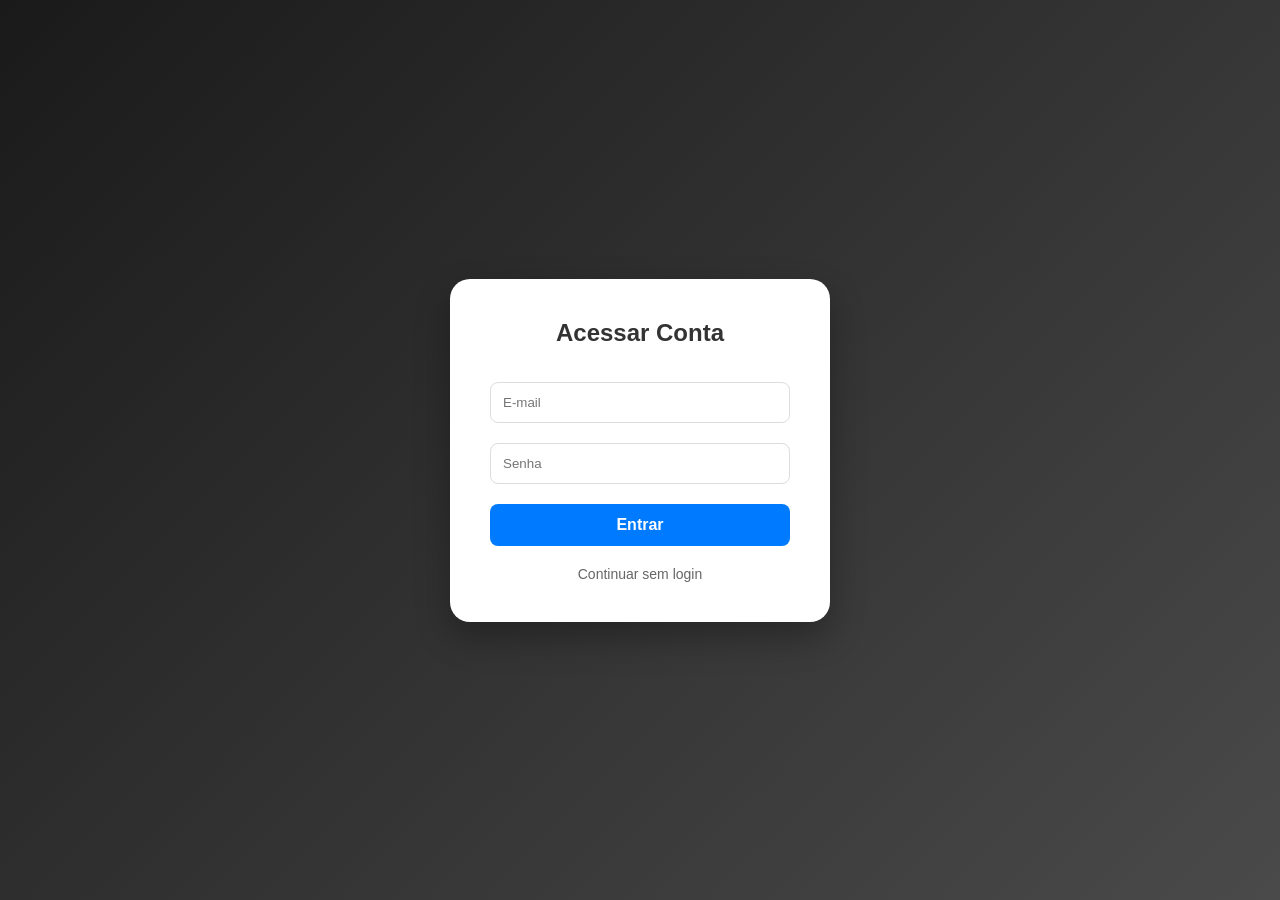
<file: projeto_vendas/index.html>
<!DOCTYPE html>
<html lang="pt-br">
<head>
    <meta charset="UTF-8">
    <link rel="stylesheet" href="login.css">
    <title>Login - LojaXP</title>
</head>
<body>
    <div class="login-container">
        <h2>Acessar Conta</h2>
        <form action="home.html">
            <input type="email" placeholder="E-mail" required>
            <input type="password" placeholder="Senha" required>
            <button type="submit">Entrar</button>
        </form>
        <p><a href="home.html">Continuar sem login</a></p>
    </div>
</body>
</html>
</file>
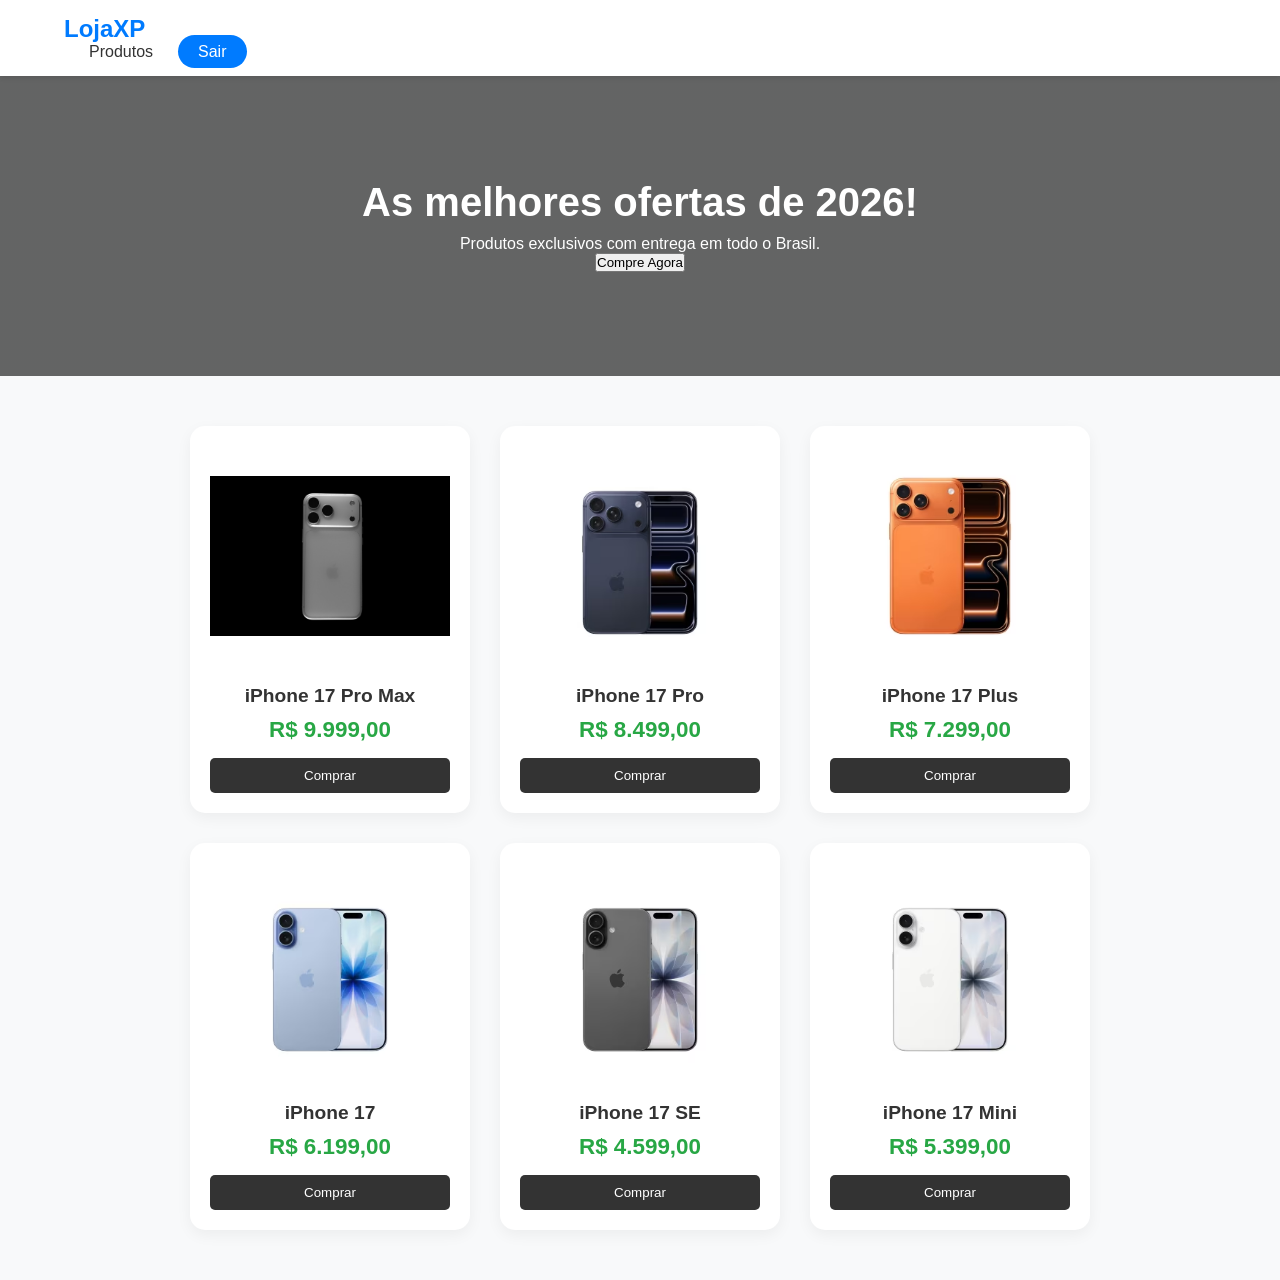
<file: projeto_vendas/home.html>
<!DOCTYPE html>
<html lang="pt-br">
<head>
    <meta charset="UTF-8">
    <link rel="stylesheet" href="style.css">
    <title>Minha Loja Online</title>
</head>
<body>
    <header>
        <nav>
            <div class="logo">LojaXP</div>
            <ul>
                <li><a href="#">Produtos</a></li>
                <li><a href="index.html" class="btn-login">Sair</a></li>
            </ul>
        </nav>
    </header>

    <section class="hero">
        <h1>As melhores ofertas de 2026!</h1>
        <p>Produtos exclusivos com entrega em todo o Brasil.</p>
        <button>Compre Agora</button>
    </section>
<section class="produtos">
    <div class="card">
        <img src="celular.jpg" alt="iPhone 17 Pro Max">
        <h3>iPhone 17 Pro Max</h3>
        <p class="preco">R$ 9.999,00</p>
        <button onclick="alert('Adicionado!')">Comprar</button>
    </div>

    <div class="card">
        <img src="celular2.jpg" alt="iPhone 17 Pro">
        <h3>iPhone 17 Pro</h3>
        <p class="preco">R$ 8.499,00</p>
        <button onclick="alert('Adicionado!')">Comprar</button>
    </div>

    <div class="card">
        <img src="celular3.0.jpg" alt="iPhone 17">
        <h3>iPhone 17 Plus</h3>
        <p class="preco">R$ 7.299,00</p>
        <button onclick="alert('Adicionado!')">Comprar</button>
    </div>

    <div class="card">
        <img src="celular4.0.jpg" alt="iPhone 17">
        <h3>iPhone 17</h3>
        <p class="preco">R$ 6.199,00</p>
        <button onclick="alert('Adicionado!')">Comprar</button>
    </div>

    <div class="card">
        <img src="celular5.0.jpg" alt="iPhone 17 SE">
        <h3>iPhone 17 SE</h3>
        <p class="preco">R$ 4.599,00</p>
        <button onclick="alert('Adicionado!')">Comprar</button>
    </div>

    <div class="card">
        <img src="celular6.0.jpg" alt="iPhone 17 Mini">
        <h3>iPhone 17 Mini</h3>
        <p class="preco">R$ 5.399,00</p>
        <button onclick="alert('Adicionado!')">Comprar</button>
    </div>
</section>
</body>
</html>
</file>
<file: projeto_vendas/login.css>
* {
    margin: 0;
    padding: 0;
    box-sizing: border-box;
    font-family: 'Segoe UI', Tahoma, Geneva, Verdana, sans-serif;
}

body {
    height: 100vh;
    display: flex;
    justify-content: center;
    align-items: center;
    background: linear-gradient(135deg, #1a1a1a, #4a4a4a); /* Fundo escuro elegante */
}

.login-container {
    background: white;
    padding: 40px;
    border-radius: 20px;
    box-shadow: 0 15px 35px rgba(0,0,0,0.3);
    width: 100%;
    max-width: 380px;
    text-align: center;
}

h2 {
    margin-bottom: 25px;
    color: #333;
}

input {
    width: 100%;
    padding: 12px;
    margin: 10px 0;
    border: 1px solid #ddd;
    border-radius: 8px;
    outline: none;
    transition: 0.3s;
}

input:focus {
    border-color: #007bff;
    box-shadow: 0 0 5px rgba(0,123,255,0.3);
}

button {
    width: 100%;
    padding: 12px;
    background-color: #007bff;
    color: white;
    border: none;
    border-radius: 8px;
    font-size: 16px;
    font-weight: bold;
    cursor: pointer;
    transition: 0.3s;
    margin-top: 10px;
}

button:hover {
    background-color: #0056b3;
}

a {
    display: block;
    margin-top: 20px;
    color: #666;
    text-decoration: none;
    font-size: 14px;
}

a:hover {
    color: #007bff;
}
</file>
<file: projeto_vendas/style.css>
* {
    margin: 0;
    padding: 0;
    box-sizing: border-box;
    font-family: 'Segoe UI', Tahoma, Geneva, Verdana, sans-serif;
}

body {
    background-color: #f8f9fa;
}

/* Cabeçalho */
header {
    background-color: #fff;
    padding: 15px 5%;
    display: flex;
    justify-content: space-between;
    align-items: center;
    box-shadow: 0 2px 5px rgba(0,0,0,0.1);
    position: sticky;
    top: 0;
    z-index: 1000;
}

.logo {
    font-size: 24px;
    font-weight: bold;
    color: #007bff;
}

nav ul {
    list-style: none;
    display: flex;
    align-items: center;
}

nav ul li {
    margin-left: 25px;
}

nav ul li a {
    text-decoration: none;
    color: #333;
    font-weight: 500;
    transition: 0.3s;
}

.btn-login {
    background-color: #007bff;
    color: white !important;
    padding: 8px 20px;
    border-radius: 20px;
}

/* Seção de Destaque */
.hero {
    background: linear-gradient(rgba(0,0,0,0.6), rgba(0,0,0,0.6)), url('https://images.unsplash.com/photo-1616348436168-de43ad0db179?q=80&w=1000');
    background-size: cover;
    background-position: center;
    height: 300px;
    display: flex;
    flex-direction: column;
    justify-content: center;
    align-items: center;
    color: white;
    text-align: center;
    padding: 20px;
}

.hero h1 { font-size: 2.5rem; margin-bottom: 10px; }

/* Vitrine de Produtos */
.produtos {
    display: flex;
    flex-wrap: wrap;
    justify-content: center;
    gap: 30px;
    padding: 50px 5%;
}

.card {
    background: white;
    width: 280px;
    padding: 20px;
    border-radius: 15px;
    box-shadow: 0 5px 15px rgba(0,0,0,0.05);
    text-align: center;
    transition: 0.3s;
}

.card:hover {
    transform: translateY(-10px);
}

.card img {
    width: 100%;
    height: 220px;
    object-fit: contain;
    margin-bottom: 15px;
}

.card h3 {
    font-size: 1.2rem;
    color: #333;
    margin-bottom: 10px;
}

.preco {
    font-size: 1.4rem;
    color: #28a745;
    font-weight: bold;
    margin-bottom: 15px;
}

.card button {
    width: 100%;
    padding: 10px;
    background-color: #333;
    color: white;
    border: none;
    border-radius: 5px;
    cursor: pointer;
    transition: 0.3s;
}

.card button:hover {
    background-color: #007bff;
}
</file>
